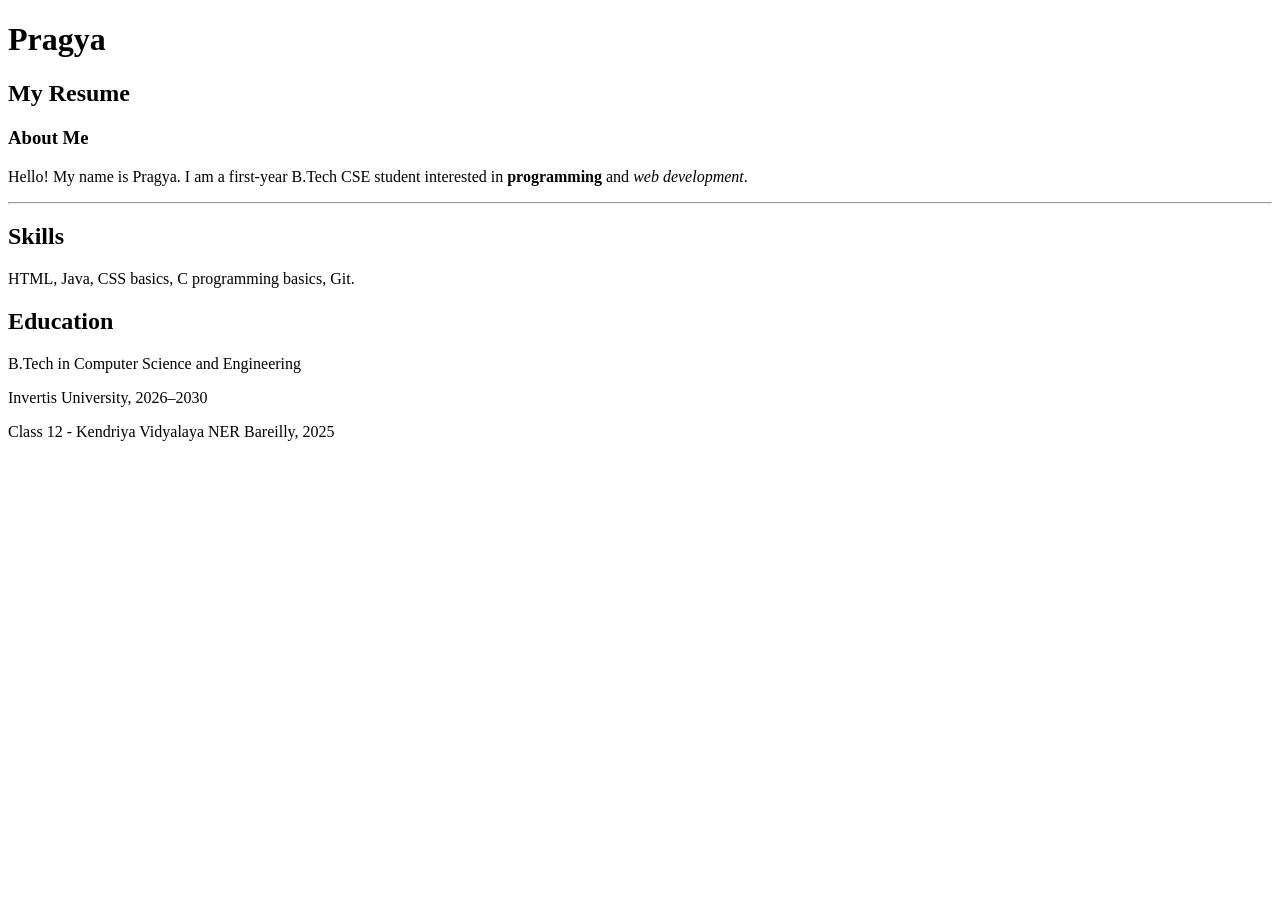
<file: week1/index.html>
<!DOCTYPE html>
<html lang="en">
<head>
    <meta charset="UTF-8">
    <title>My Resume</title>
</head>
<body>
    <h1>Pragya</h1>
    <h2>My Resume</h2>
    <h3>About Me</h3>
    <p>
    Hello! My name is Pragya. I am a first-year
    B.Tech CSE student interested in
    <strong>programming</strong> and
    <em>web development</em>.
</p>

<hr>
<!-- Skills and education section -->
<div id="skills" class="resume-section">
    <h2>Skills</h2>
    <p>HTML, Java, CSS basics, C programming basics, Git.</p>
</div>

<div id="education" class="resume-section">
    <h2>Education</h2>
    <p>B.Tech in Computer Science and Engineering</p>
    <p>Invertis University, 2026–2030</p>
    <p>Class 12 - Kendriya Vidyalaya NER Bareilly, 2025</p>
</div>
</body>
</html>
</file>
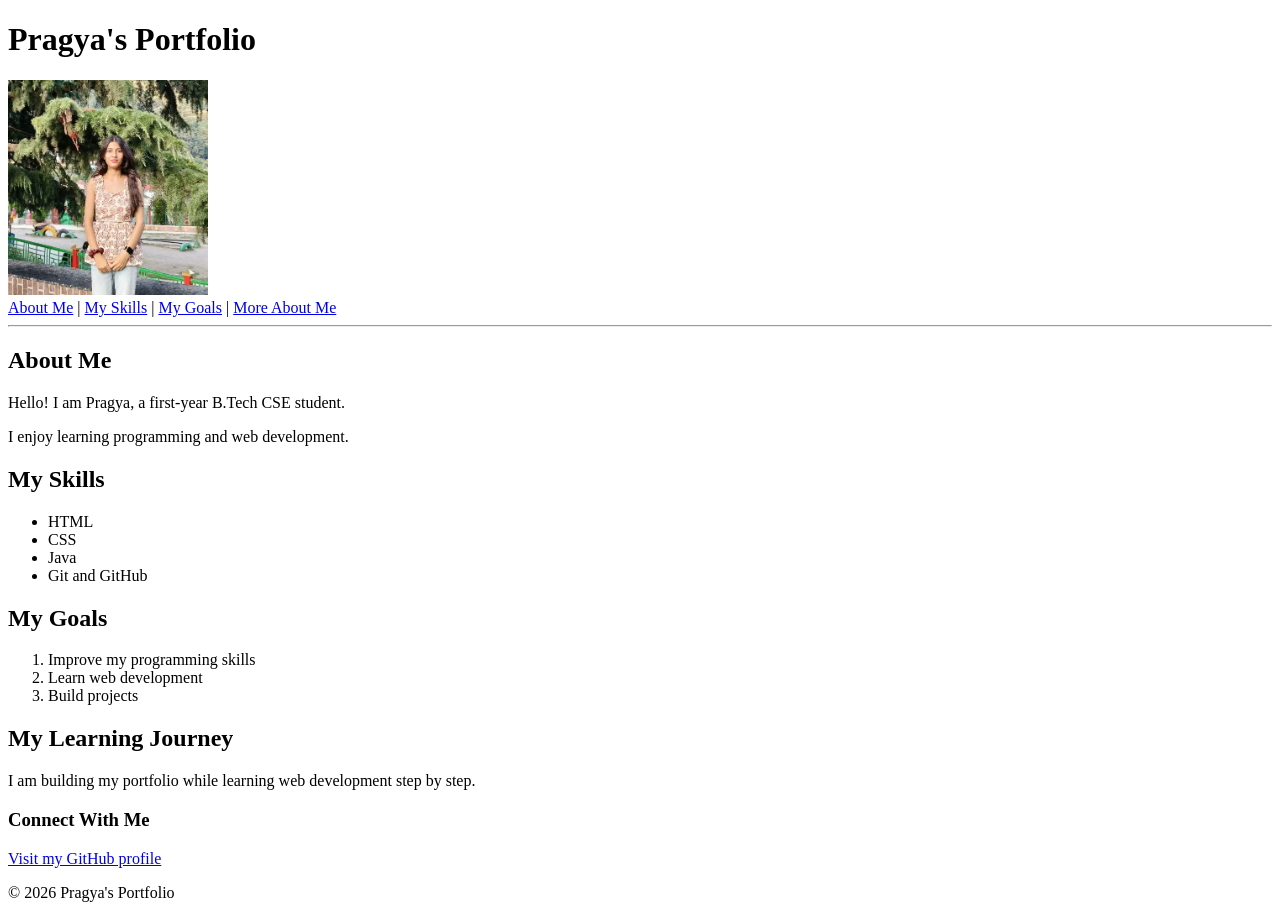
<file: week3/index.html>
<!DOCTYPE html>
<html lang="en">
<head>
    <meta charset="UTF-8">
    <meta name="viewport" content="width=device-width, initial-scale=1.0">
    <title>Pragya's Portfolio</title>
</head>
<body>

    <header>
        <h1>Pragya's Portfolio</h1>

        <img src="profile.jpg" alt="My profile photo" width="200">

        <nav>
            <a href="#about">About Me</a> |
            <a href="#skills">My Skills</a> |
            <a href="#goals">My Goals</a> |
            <a href="about.html">More About Me</a>
        </nav>
    </header>

    <hr>

    <main>
        <section id="about">
            <h2>About Me</h2>
            <p>Hello! I am Pragya, a first-year B.Tech CSE student.</p>
            <p>I enjoy learning programming and web development.</p>
        </section>

        <section id="skills">
            <h2>My Skills</h2>
            <ul>
                <li>HTML</li>
                <li>CSS</li>
                <li>Java</li>
                <li>Git and GitHub</li>
            </ul>
        </section>

        <section id="goals">
            <h2>My Goals</h2>
            <ol>
                <li>Improve my programming skills</li>
                <li>Learn web development</li>
                <li>Build projects</li>
            </ol>
        </section>

        <article>
            <h2>My Learning Journey</h2>
            <p>I am building my portfolio while learning web development step by step.</p>
        </article>

        <aside>
            <h3>Connect With Me</h3>
            <p>
                <a href="https://github.com/pragyacodex" target="_blank">
                    Visit my GitHub profile
                </a>
            </p>
        </aside>
    </main>

    <footer>
        <p>&copy; 2026 Pragya's Portfolio</p>
    </footer>

</body>
</html>
</file>
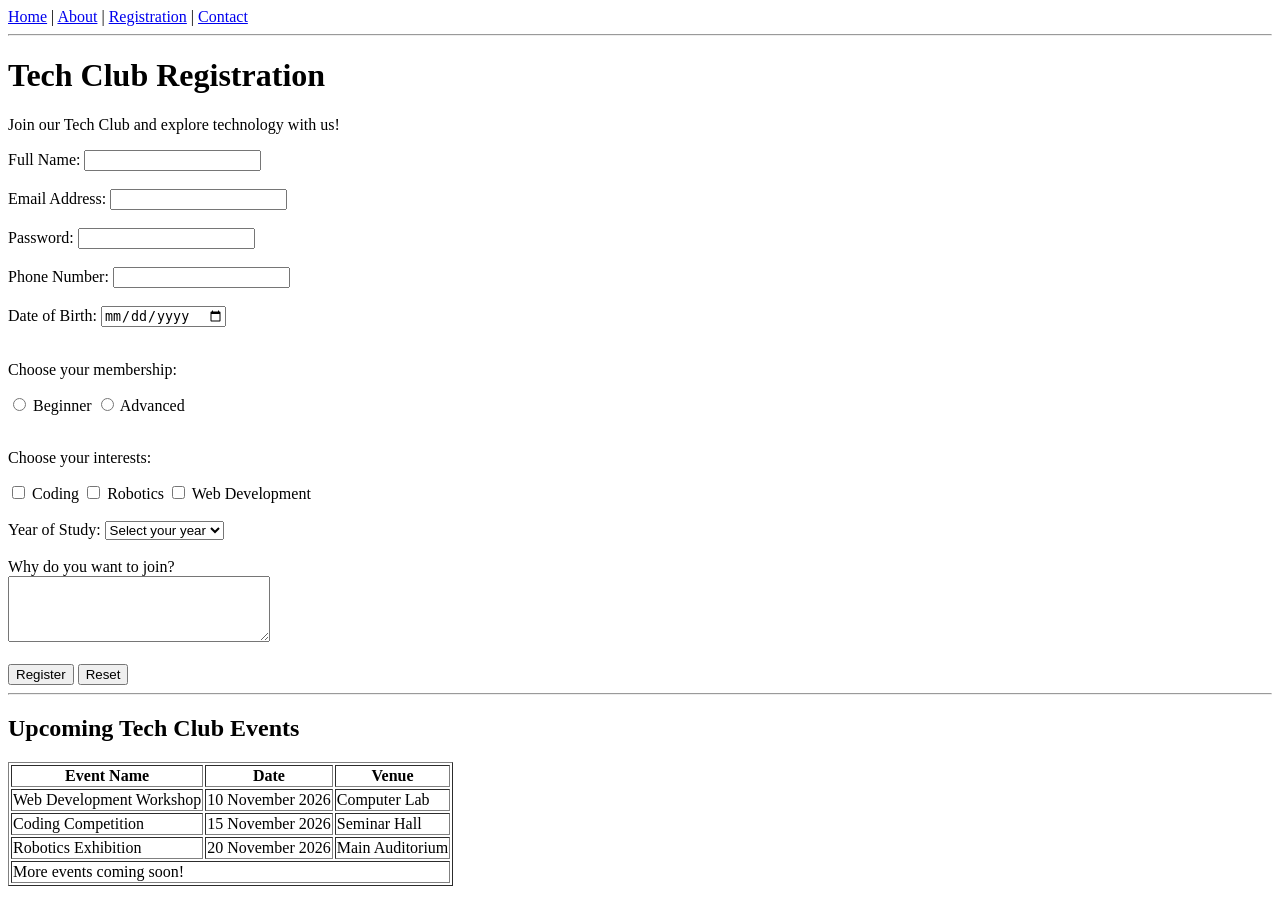
<file: week4/index.html>
<!DOCTYPE html>
<html lang="en">

<head>
    <meta charset="UTF-8">
    <meta name="viewport" content="width=device-width, initial-scale=1.0">
    <meta name="description" content="Register for the Tech Club to explore coding, robotics, and web development.">
    <meta name="keywords" content="Tech Club, coding, robotics, web development">
    <meta name="author" content="Pragya">
    <title>Tech Club Registration</title>
    <link rel="icon" type="image/svg+xml" href="favicon.svg">
</head>

<body>
    
    <nav>
        <a href="home.html">Home</a> |
        <a href="about.html">About</a> |
        <a href="index.html">Registration</a> |
        <a href="contact.html">Contact</a>
    </nav>

    <hr>


    <h1>Tech Club Registration</h1>

    <p>Join our Tech Club and explore technology with us!</p>

    
<form>
    <label for="name">Full Name:</label>
    <input type="text" id="name" name="name" required>

    <br><br>

    <label for="email">Email Address:</label>
    <input type="email" id="email" name="email" required>

    <br><br>

    <label for="password">Password:</label>
    <input type="password" id="password" name="password" required>

    <br><br>

    <label for="phone">Phone Number:</label>
    <input type="tel" id="phone" name="phone">

    <br><br>

    <label for="dob">Date of Birth:</label>
    <input type="date" id="dob" name="dob">

    <br><br>

    <p>Choose your membership:</p>
    <input type="radio" id="beginner" name="membership" value="beginner">
    <label for="beginner">Beginner</label>

    <input type="radio" id="advanced" name="membership" value="advanced">
    <label for="advanced">Advanced</label>

    <br><br>

    <p>Choose your interests:</p>
    <input type="checkbox" id="coding" name="interests" value="coding">
    <label for="coding">Coding</label>

    <input type="checkbox" id="robotics" name="interests" value="robotics">
    <label for="robotics">Robotics</label>

    <input type="checkbox" id="web" name="interests" value="web-development">
    <label for="web">Web Development</label>

    <br><br>

    <label for="year">Year of Study:</label>
    <select id="year" name="year">
        <option value="">Select your year</option>
        <option value="1">First Year</option>
        <option value="2">Second Year</option>
        <option value="3">Third Year</option>
        <option value="4">Fourth Year</option>
    </select>

    <br><br>

    <label for="reason">Why do you want to join?</label>
    <br>
    <textarea id="reason" name="reason" rows="4" cols="30"></textarea>

    <br><br>

    <button type="submit">Register</button>
    <button type="reset">Reset</button>
</form>

<hr>

<h2>Upcoming Tech Club Events</h2>

<table border="1">
    <thead>
        <tr>
            <th>Event Name</th>
            <th>Date</th>
            <th>Venue</th>
        </tr>
    </thead>

    <tbody>
        <tr>
            <td>Web Development Workshop</td>
            <td>10 November 2026</td>
            <td>Computer Lab</td>
        </tr>

        <tr>
            <td>Coding Competition</td>
            <td>15 November 2026</td>
            <td>Seminar Hall</td>
        </tr>

        <tr>
            <td>Robotics Exhibition</td>
            <td>20 November 2026</td>
            <td>Main Auditorium</td>
        </tr>
    </tbody>

    <tfoot>
        <tr>
            <td colspan="3">More events coming soon!</td>
        </tr>
    </tfoot>
</table>


        

</body>
</html>
</file>
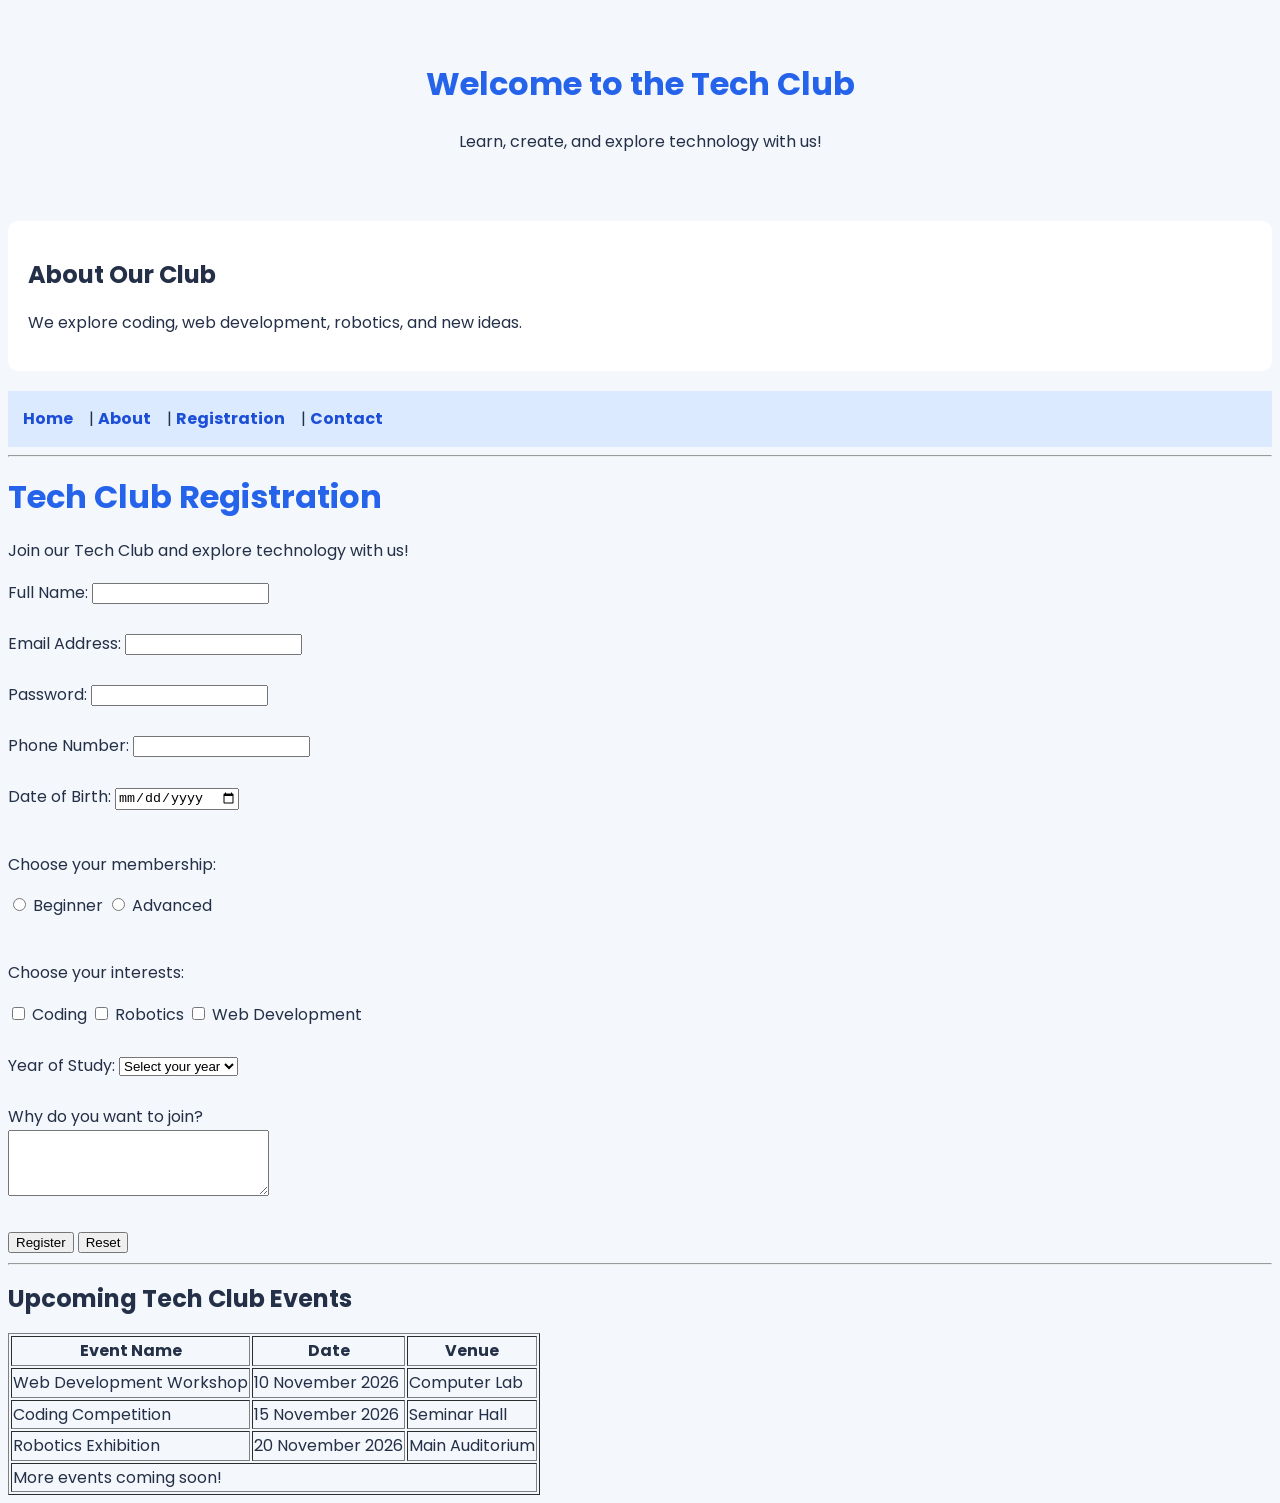
<file: week5/index.html>
<!DOCTYPE html>
<html lang="en">

<head>
    <meta charset="UTF-8">
    <meta name="viewport" content="width=device-width, initial-scale=1.0">
    <meta name="description" content="Register for the Tech Club to explore coding, robotics, and web development.">
    <meta name="keywords" content="Tech Club, coding, robotics, web development">
    <meta name="author" content="Pragya">
    <title>Tech Club Registration</title>
    <link rel="icon" type="image/svg+xml" href="favicon.svg">
    
    <link href="https://fonts.googleapis.com/css2?family=Poppins:wght@400;600;700&display=swap" rel="stylesheet">

    
    <style>
       
        :root {
            --primary-color: #2563eb;
            --secondary-color: #dbeafe;
            --background-color: #f4f7fb;
            --text-color: #243047;
            --card-color: #ffffff;
            --spacing: 20px;
        }

        body {
            background-color: #f4f7fb;
            color: #243047;
            font-family: Arial, sans-serif;
        }

        h1 {
            color: #2563eb;
        }

        nav {
            background-color: #dbeafe;
            padding: 15px;
        }

        nav a {
            color: #1d4ed8;
            text-decoration: none;
            margin-right: 12px;
            font-weight: bold;
        }
        
        /* Universal selector */
        * {
            box-sizing: border-box;
        }

        /* Element selector */
        h1 {
            font-size: 32px;
        }

        /* Class selector */
        .card {
            background-color: white;
            padding: 20px;
            border-radius: 10px;
            margin: 20px 0;
        }

        /* ID selector */
        #hero {
            text-align: center;
            padding: 30px 15px;
        }
        
        body {
            font-family: 'Poppins', Arial, sans-serif;
            font-size: 16px;
            line-height: 1.6;
        }

        h1, h2 {
            font-family: 'Poppins', Arial, sans-serif;
            line-height: 1.2;
        }

        p {
            font-size: 16px;
        }


    </style>

</head>

<body>
    
    <section id="hero">
        <h1>Welcome to the Tech Club</h1>
        <p>Learn, create, and explore technology with us!</p>
    </section>

    <section class="card">
        <h2>About Our Club</h2>
        <p>We explore coding, web development, robotics, and new ideas.</p>
    </section>

    
    <nav>
        <a href="home.html">Home</a> |
        <a href="about.html">About</a> |
        <a href="index.html">Registration</a> |
        <a href="contact.html">Contact</a>
    </nav>

    <hr>


    <h1>Tech Club Registration</h1>

    <p>Join our Tech Club and explore technology with us!</p>

    
<form>
    <label for="name">Full Name:</label>
    <input type="text" id="name" name="name" required>

    <br><br>

    <label for="email">Email Address:</label>
    <input type="email" id="email" name="email" required>

    <br><br>

    <label for="password">Password:</label>
    <input type="password" id="password" name="password" required>

    <br><br>

    <label for="phone">Phone Number:</label>
    <input type="tel" id="phone" name="phone">

    <br><br>

    <label for="dob">Date of Birth:</label>
    <input type="date" id="dob" name="dob">

    <br><br>

    <p>Choose your membership:</p>
    <input type="radio" id="beginner" name="membership" value="beginner">
    <label for="beginner">Beginner</label>

    <input type="radio" id="advanced" name="membership" value="advanced">
    <label for="advanced">Advanced</label>

    <br><br>

    <p>Choose your interests:</p>
    <input type="checkbox" id="coding" name="interests" value="coding">
    <label for="coding">Coding</label>

    <input type="checkbox" id="robotics" name="interests" value="robotics">
    <label for="robotics">Robotics</label>

    <input type="checkbox" id="web" name="interests" value="web-development">
    <label for="web">Web Development</label>

    <br><br>

    <label for="year">Year of Study:</label>
    <select id="year" name="year">
        <option value="">Select your year</option>
        <option value="1">First Year</option>
        <option value="2">Second Year</option>
        <option value="3">Third Year</option>
        <option value="4">Fourth Year</option>
    </select>

    <br><br>

    <label for="reason">Why do you want to join?</label>
    <br>
    <textarea id="reason" name="reason" rows="4" cols="30"></textarea>

    <br><br>

    <button type="submit">Register</button>
    <button type="reset">Reset</button>
</form>

<hr>

<h2>Upcoming Tech Club Events</h2>

<table border="1">
    <thead>
        <tr>
            <th>Event Name</th>
            <th>Date</th>
            <th>Venue</th>
        </tr>
    </thead>

    <tbody>
        <tr>
            <td>Web Development Workshop</td>
            <td>10 November 2026</td>
            <td>Computer Lab</td>
        </tr>

        <tr>
            <td>Coding Competition</td>
            <td>15 November 2026</td>
            <td>Seminar Hall</td>
        </tr>

        <tr>
            <td>Robotics Exhibition</td>
            <td>20 November 2026</td>
            <td>Main Auditorium</td>
        </tr>
    </tbody>

    <tfoot>
        <tr>
            <td colspan="3">More events coming soon!</td>
        </tr>
    </tfoot>
</table>


        

</body>
</html>
</file>
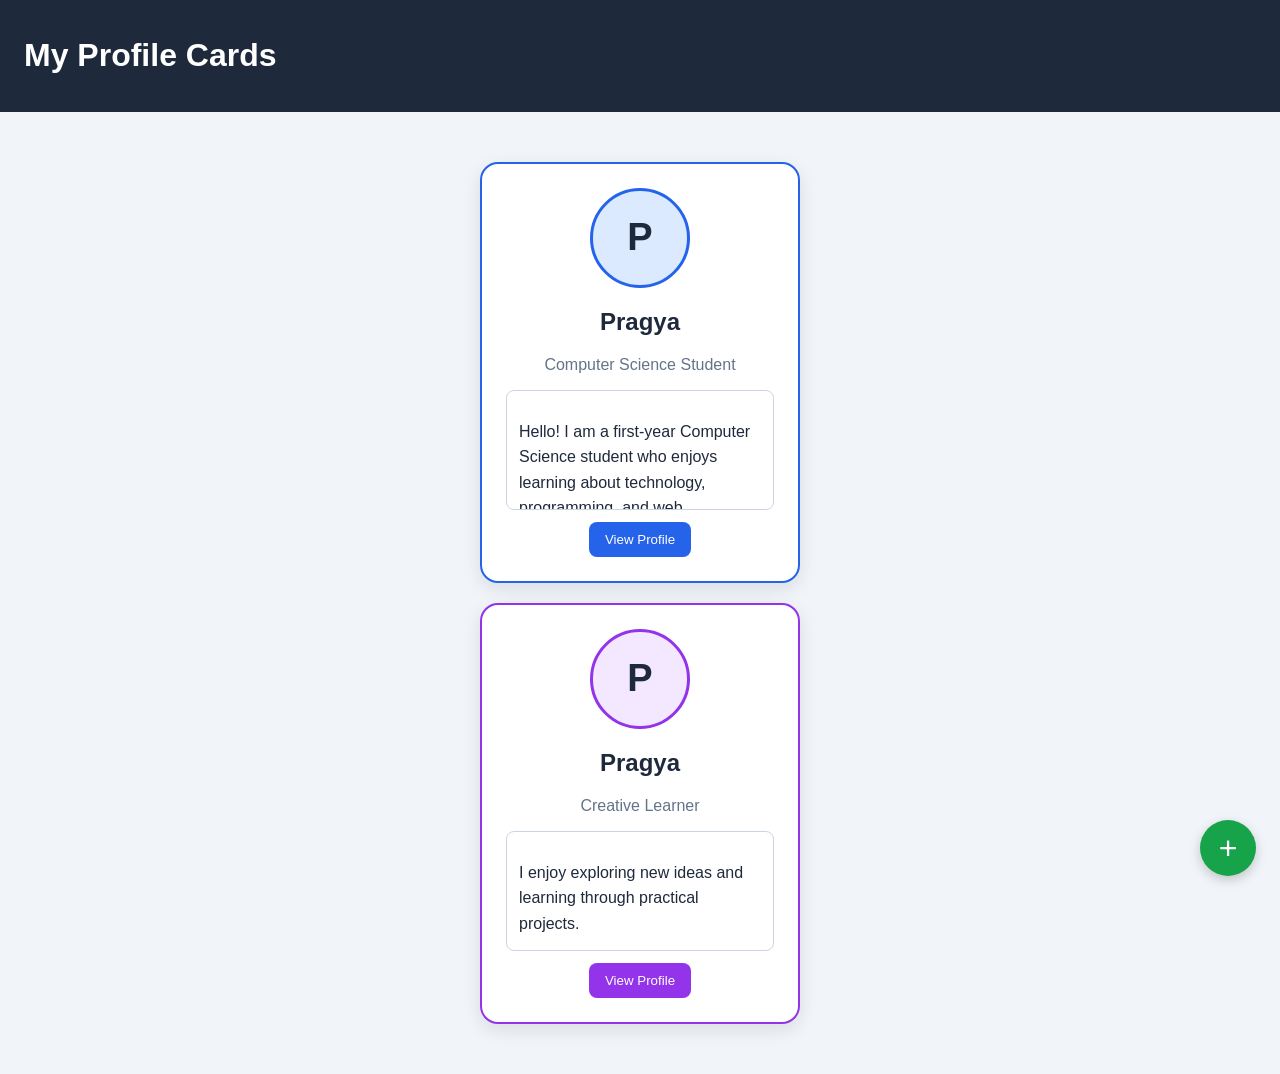
<file: week6/index.html>
<!DOCTYPE html>
<html lang="en">
<head>
    <meta charset="UTF-8">
    <meta name="viewport" content="width=device-width, initial-scale=1.0">
    <title>Week 6 - Profile Cards</title>
    <link rel="stylesheet" href="style.css">
</head>
<body>

    <header class="top-bar">
        <h1>My Profile Cards</h1>
    </header>

    <main class="profile-container">

     <section class="profile-card blue-card">
            <div class="avatar">P</div>
            <h2>Pragya</h2>
            <p class="role">Computer Science Student</p>

            <div class="bio">
                <p>Hello! I am a first-year Computer Science student who enjoys learning about technology, programming, and web development.</p>
                <p>I am currently exploring HTML, CSS, Java, and Git. I enjoy learning new skills and building small projects to improve my understanding.</p>
                <p>My goal is to become a confident developer by practising consistently and working on creative projects.</p>
                <p>Outside academics, I enjoy playing basketball, spending time with friends, and discovering new things.</p>
            </div>

            <button class="profile-button" type="button">View Profile</button>
        </section>

<section class="profile-card purple-card">
    <div class="avatar">P</div>
    <h2>Pragya</h2>
    <p class="role">Creative Learner</p>

    <div class="bio">
        <p>I enjoy exploring new ideas and learning through practical projects.</p>
        <p>I am interested in web design, programming, and technology.</p>
        <p>I believe consistent practice helps me improve step by step.</p>
        <p>Outside academics, I enjoy basketball and spending time with friends.</p>
    </div>

    <button class="profile-button" type="button">View Profile</button>
</section>

    </main>

    <button class="floating-button" type="button" aria-label="Add profile">+</button>

</body>
</html>
</file>
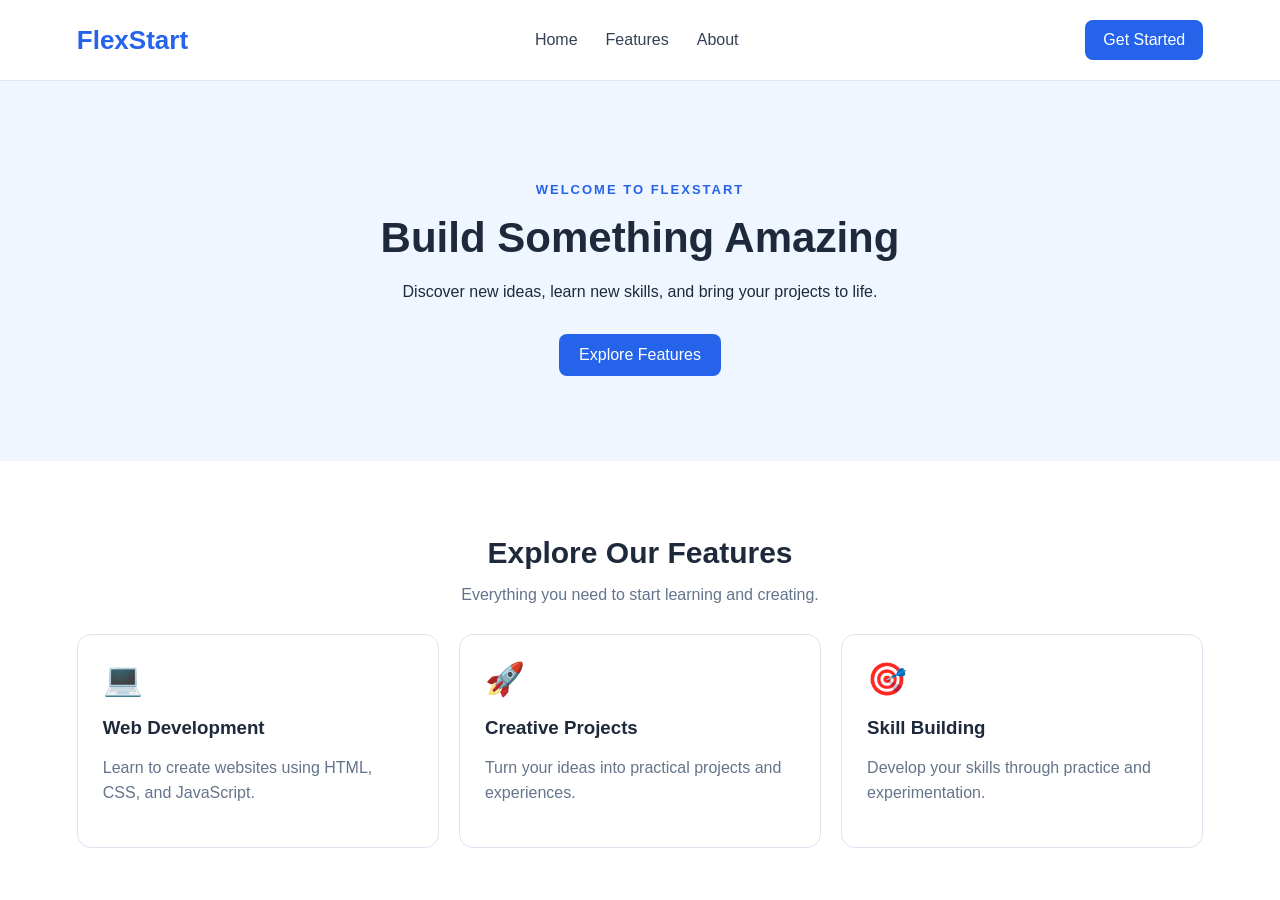
<file: week7/index.html>
<!DOCTYPE html>
<html lang="en">
<head>
    <meta charset="UTF-8">
    <meta name="viewport" content="width=device-width, initial-scale=1.0">
    <title>FlexStart - Landing Page</title>
    <link rel="stylesheet" href="style.css">
</head>
<body>

    <header class="navbar">
        <a href="#" class="logo">FlexStart</a>

        <nav class="nav-links">
            <a href="#home">Home</a>
            <a href="#features">Features</a>
            <a href="#about">About</a>
        </nav>

        <a href="#features" class="nav-button">Get Started</a>
    </header>

    <section class="hero" id="home">
        <div class="hero-content">
            <p class="eyebrow">WELCOME TO FLEXSTART</p>
            <h1>Build Something Amazing</h1>
            <p>Discover new ideas, learn new skills, and bring your projects to life.</p>
            <a href="#features" class="hero-button">Explore Features</a>
        </div>
    </section>

    <section class="features" id="features">
        <h2>Explore Our Features</h2>
        <p class="features-intro">Everything you need to start learning and creating.</p>

        <div class="card-container">
            <article class="feature-card">
                <div class="card-icon">💻</div>
                <h3>Web Development</h3>
                <p>Learn to create websites using HTML, CSS, and JavaScript.</p>
            </article>

            <article class="feature-card">
                <div class="card-icon">🚀</div>
                <h3>Creative Projects</h3>
                <p>Turn your ideas into practical projects and experiences.</p>
            </article>

            <article class="feature-card">
                <div class="card-icon">🎯</div>
                <h3>Skill Building</h3>
                <p>Develop your skills through practice and experimentation.</p>
            </article>
        </div>
    </section>

</body>
</html>
</file>
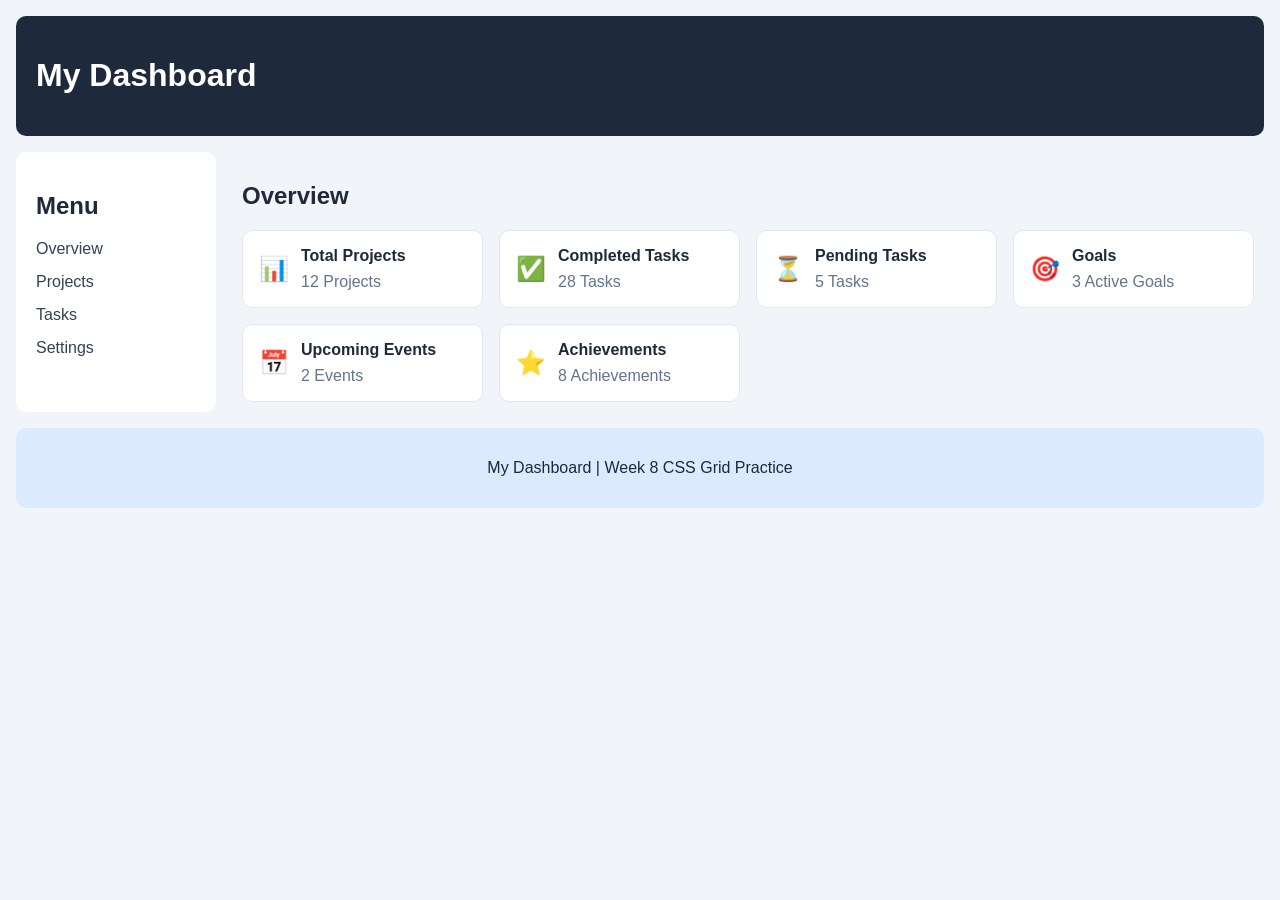
<file: week8/index.html>
<!DOCTYPE html>
<html lang="en">
<head>
    <meta charset="UTF-8">
    <meta name="viewport" content="width=device-width, initial-scale=1.0">
    <title>Week 8 - Dashboard</title>
    <link rel="stylesheet" href="style.css">
</head>
<body>

    <div class="dashboard">

        <header class="head">
            <h1>My Dashboard</h1>
        </header>

        <aside class="side">
            <h2>Menu</h2>
            <nav>
                <a href="#">Overview</a>
                <a href="#">Projects</a>
                <a href="#">Tasks</a>
                <a href="#">Settings</a>
            </nav>
        </aside>

        <main class="main">
            <h2>Overview</h2>

            <div class="box-container">
           <article class="dashboard-box">
    <span class="icon">📊</span>
    <div class="box-content">
        <h3>Total Projects</h3>
        <p>12 Projects</p>
    </div>
</article>

                <article class="dashboard-box">
                    <span class="icon">✅</span>
                      <div class="box-content">
                    <h3>Completed Tasks</h3>
                    <p>28 Tasks</p>
                    </div>
                </article>

                <article class="dashboard-box">
                    <span class="icon">⏳</span>
                    <div class="box-content">
                        <h3>Pending Tasks</h3>
                        <p>5 Tasks</p>
                    </div>
                </article>

                <article class="dashboard-box">
                    <span class="icon">🎯</span>
                    <div class="box-content">
                        <h3>Goals</h3>
                        <p>3 Active Goals</p>
                    </div>
                </article>

                <article class="dashboard-box">
                    <span class="icon">📅</span>
                    <div class="box-content">
                        <h3>Upcoming Events</h3>
                        <p>2 Events</p>
                    </div>
                </article>

                <article class="dashboard-box">
                    <span class="icon">⭐</span>
                    <div class="box-content">
                        <h3>Achievements</h3>
                        <p>8 Achievements</p>
                    </div>
                </article>
            </div>
        </main>

        <footer class="foot">
            <p>My Dashboard | Week 8 CSS Grid Practice</p>
        </footer>

    </div>

</body>
</html>
</file>
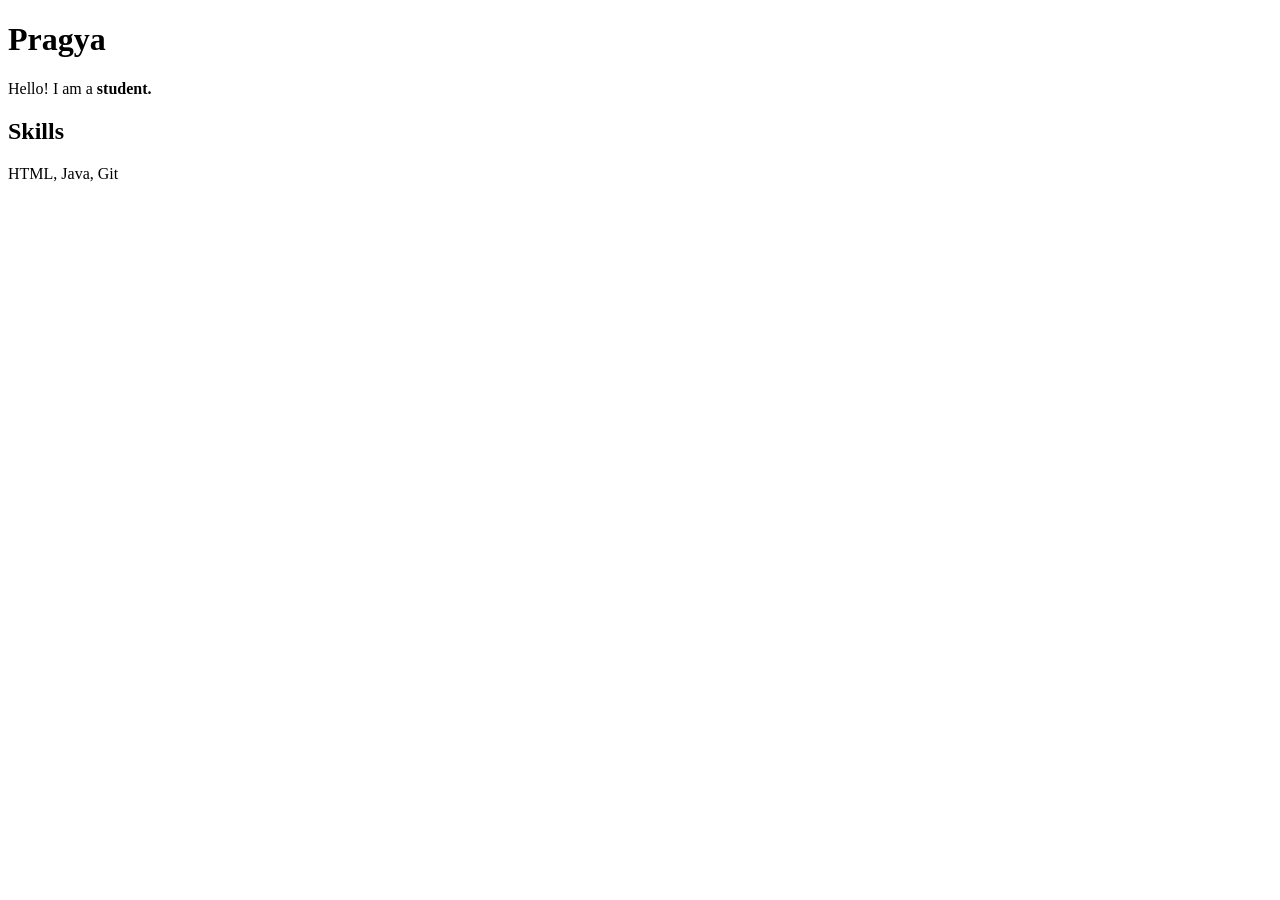
<file: week1/broken.html>
<!DOCTYPE html>
<html lang="en">
<head>
    <meta charset="UTF-8">
    <title>My Resume</title>
</head>
<body>
    <h1>Pragya</h1>
    <p>Hello! I am a <strong>student.</strong></p>
    <div id="skills" class="resume-section">
        <h2>Skills</h2>
        <p>HTML, Java, Git</p>
    </div>
</body>
</html>
</file>
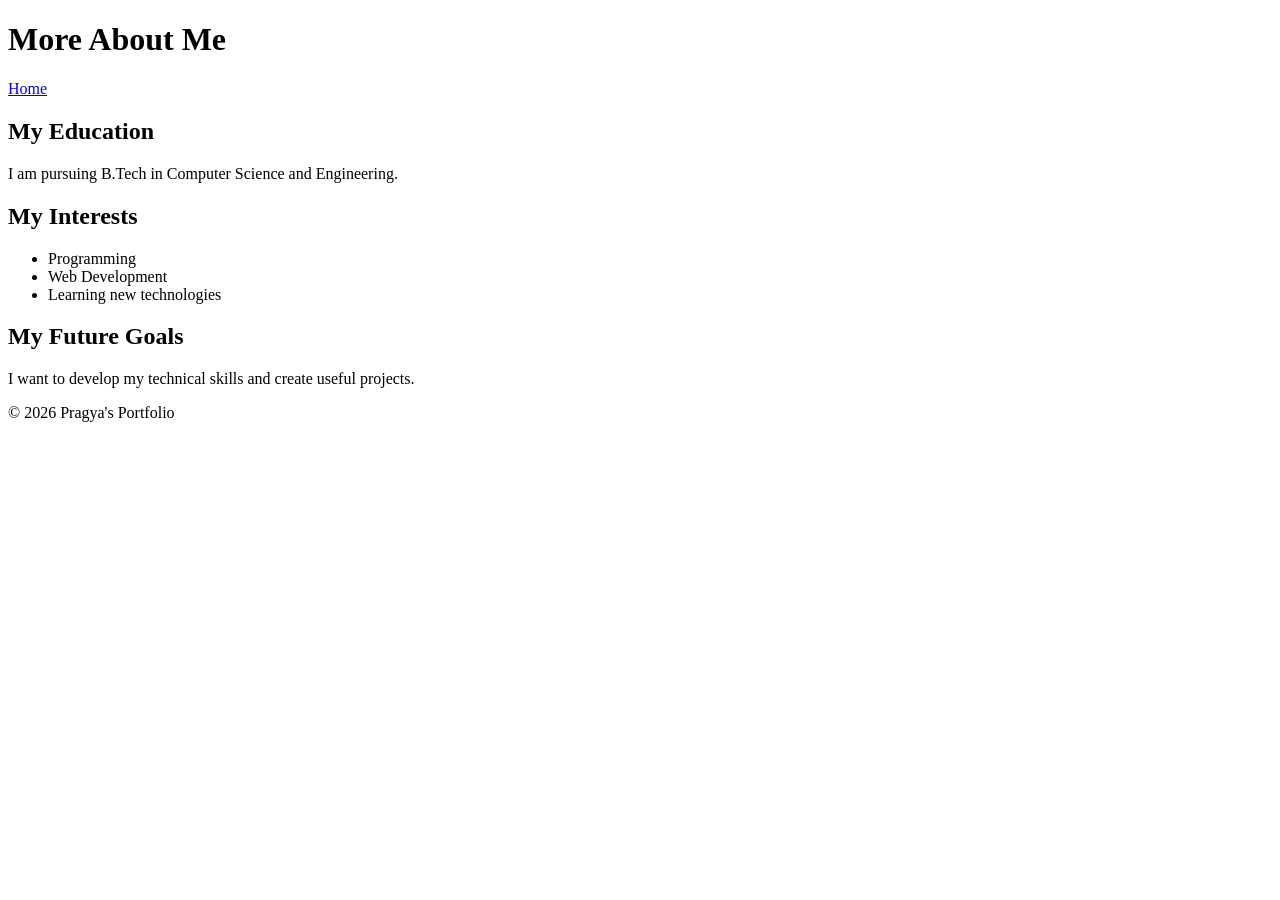
<file: week3/about.html>
<!DOCTYPE html>
<html lang="en">
<head>
    <meta charset="UTF-8">
    <meta name="viewport" content="width=device-width, initial-scale=1.0">
    <title>About Me - Pragya</title>
</head>
<body>

    <header>
        <h1>More About Me</h1>

        <nav>
            <a href="index.html">Home</a>
        </nav>
    </header>

    <main>
        <section>
            <h2>My Education</h2>
            <p>I am pursuing B.Tech in Computer Science and Engineering.</p>
        </section>

        <section>
            <h2>My Interests</h2>
            <ul>
                <li>Programming</li>
                <li>Web Development</li>
                <li>Learning new technologies</li>
            </ul>
        </section>

        <section>
            <h2>My Future Goals</h2>
            <p>I want to develop my technical skills and create useful projects.</p>
        </section>
    </main>

    <footer>
        <p>&copy; 2026 Pragya's Portfolio</p>
    </footer>

</body>
</html>
</file>
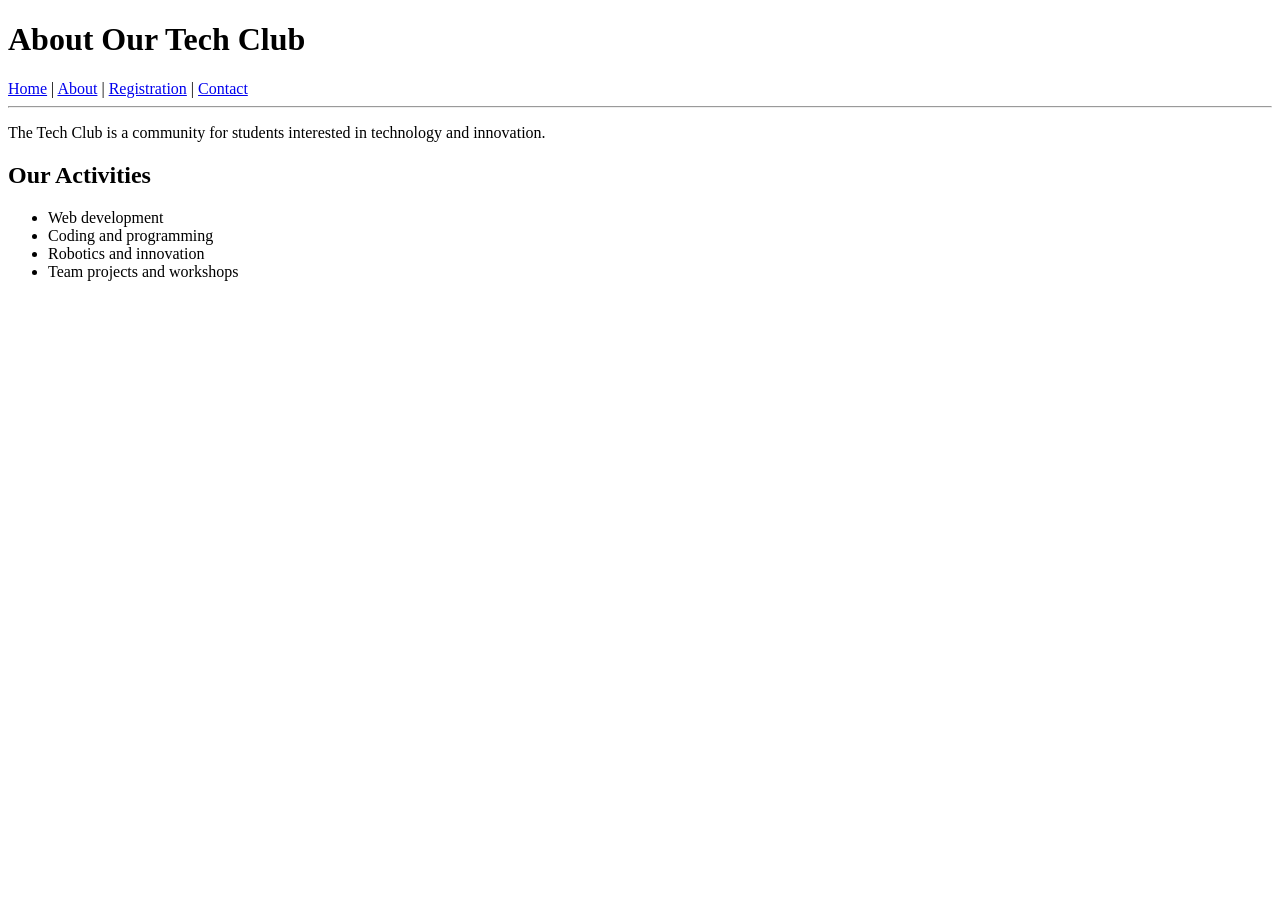
<file: week4/about.html>
<!DOCTYPE html>
<html lang="en">
<head>
    <meta charset="UTF-8">
    <meta name="viewport" content="width=device-width, initial-scale=1.0">
    <meta name="description" content="Learn about the Tech Club.">
    <title>About | Tech Club</title>
    <link rel="icon" type="image/svg+xml" href="favicon.svg">
</head>
<body>

    <h1>About Our Tech Club</h1>

    <nav>
        <a href="home.html">Home</a> |
        <a href="about.html">About</a> |
        <a href="index.html">Registration</a> |
        <a href="contact.html">Contact</a>
    </nav>

    <hr>

    <p>The Tech Club is a community for students interested in technology and innovation.</p>
    <h2>Our Activities</h2>
    <ul>
        <li>Web development</li>
        <li>Coding and programming</li>
        <li>Robotics and innovation</li>
        <li>Team projects and workshops</li>
    </ul>

</body>
</html>
</file>
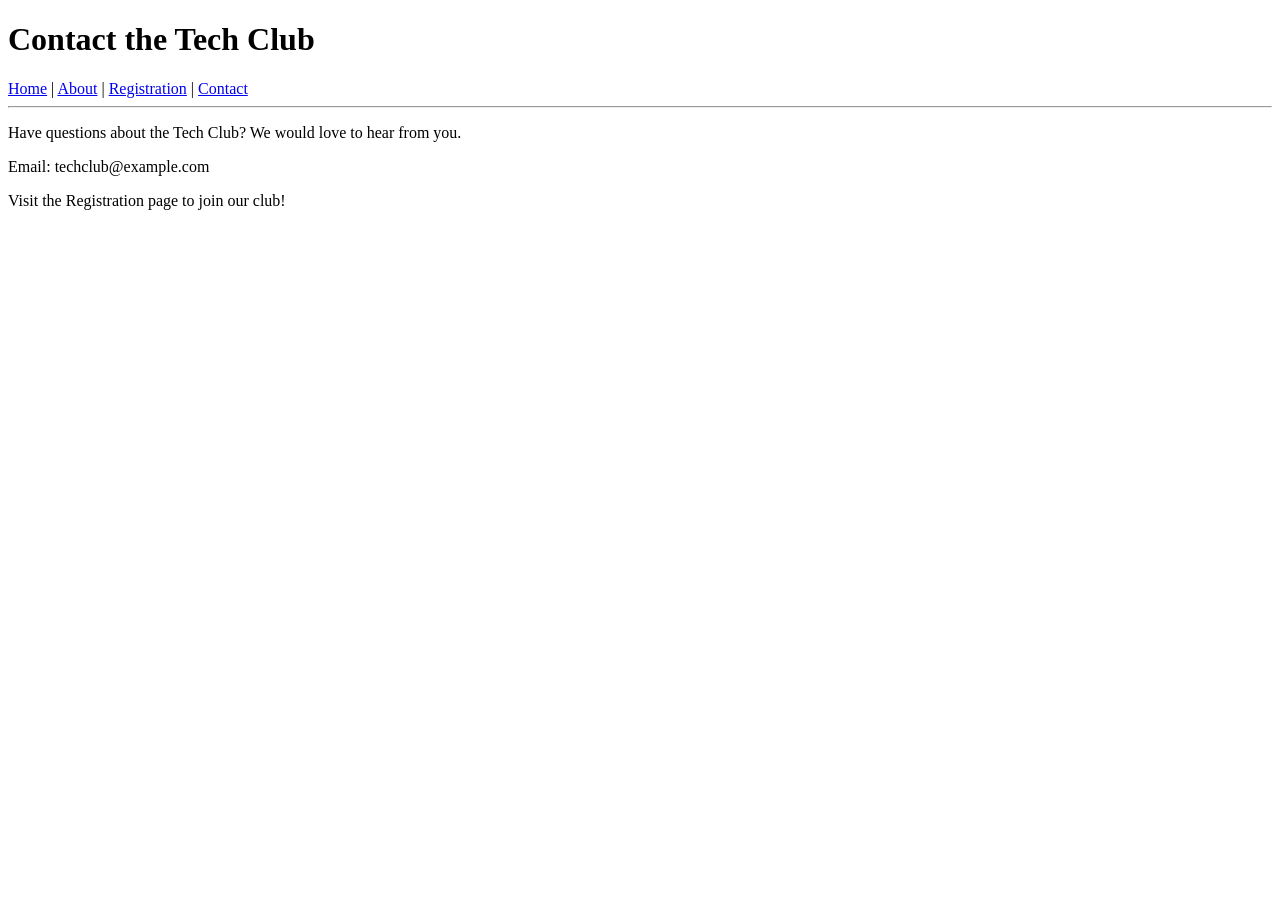
<file: week4/contact.html>
<!DOCTYPE html>
<html lang="en">
<head>
    <meta charset="UTF-8">
    <meta name="viewport" content="width=device-width, initial-scale=1.0">
    <meta name="description" content="Contact the Tech Club.">
    <title>Contact | Tech Club</title>
    <link rel="icon" type="image/svg+xml" href="favicon.svg">
</head>
<body>

    <h1>Contact the Tech Club</h1>

    <nav>
        <a href="home.html">Home</a> |
        <a href="about.html">About</a> |
        <a href="index.html">Registration</a> |
        <a href="contact.html">Contact</a>
    </nav>

    <hr>

    <p>Have questions about the Tech Club? We would love to hear from you.</p>
    <p>Email: techclub@example.com</p>
    <p>Visit the Registration page to join our club!</p>

</body>
</html>
</file>
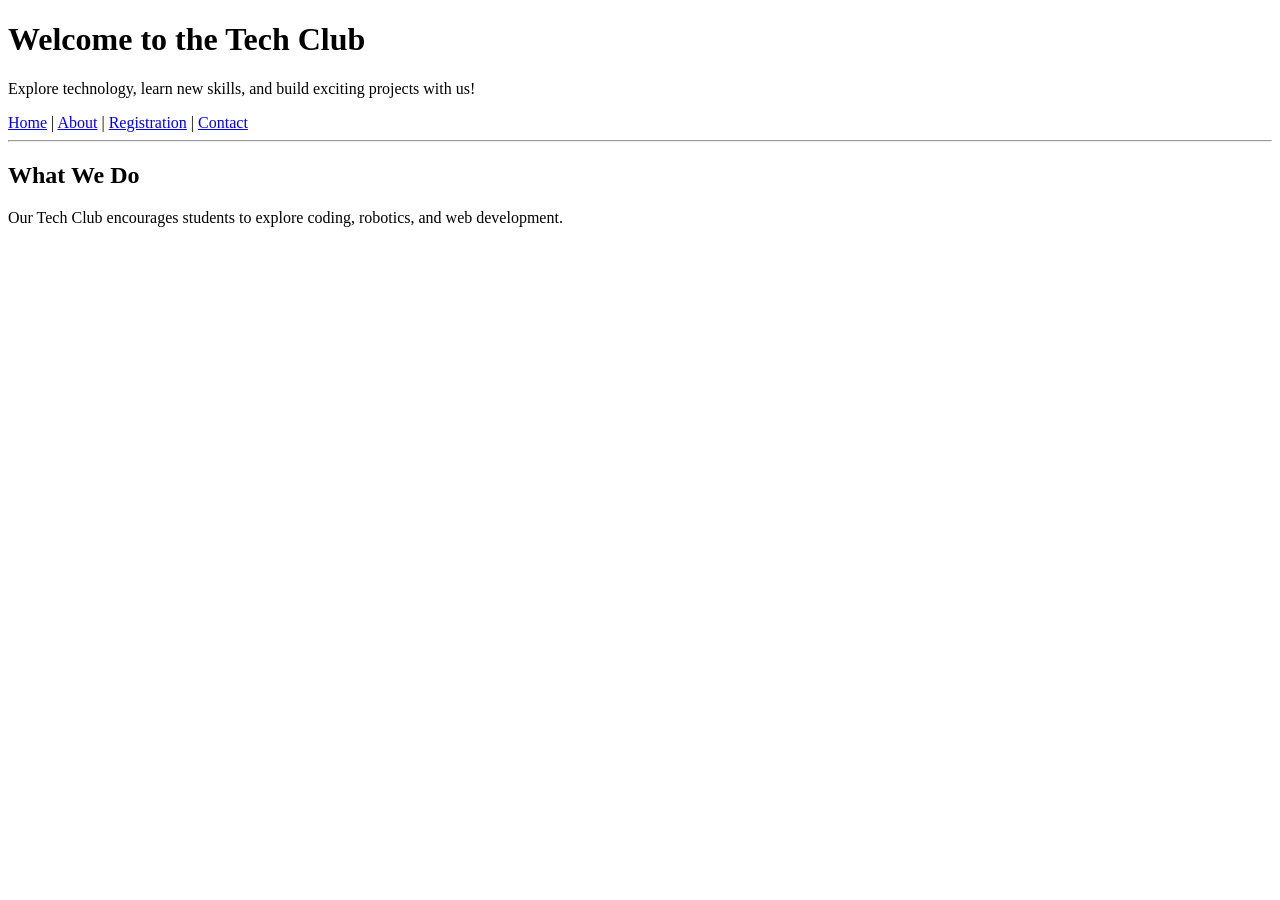
<file: week4/home.html>
<!DOCTYPE html>
<html lang="en">
<head>
    <meta charset="UTF-8">
    <meta name="viewport" content="width=device-width, initial-scale=1.0">
    <meta name="description" content="Welcome to the Tech Club.">
    <title>Home | Tech Club</title>
    <link rel="icon" type="image/svg+xml" href="favicon.svg">
</head>
<body>

    <h1>Welcome to the Tech Club</h1>
    <p>Explore technology, learn new skills, and build exciting projects with us!</p>

    <nav>
        <a href="home.html">Home</a> |
        <a href="about.html">About</a> |
        <a href="index.html">Registration</a> |
        <a href="contact.html">Contact</a>
    </nav>

    <hr>

    <h2>What We Do</h2>
    <p>Our Tech Club encourages students to explore coding, robotics, and web development.</p>

</body>
</html>
</file>
<file: week6/style.css>
/* Task 6.1: Box model basics */

* {
    box-sizing: border-box;
}

body {
    margin: 0;
    font-family: Arial, sans-serif;
    background-color: #f1f5f9;
    color: #1e293b;
}

.top-bar {
    background-color: #1e293b;
    color: white;
    padding: 16px 24px;
}

.profile-container {
    padding: 30px;
}

.profile-card {
    width: 320px;
    margin: 20px auto;
    padding: 24px;
    border: 2px solid #cbd5e1;
    background-color: white;
}

.avatar {
    width: 100px;
    height: 100px;
    margin: 0 auto 16px;
    border: 3px solid #64748b;
    background-color: #dbeafe;
}

.bio {
    padding: 12px;
    border: 1px solid #cbd5e1;
}

.profile-button {
    padding: 10px 16px;
    margin-top: 12px;
}

/* Task 6.2: Profile card styling */

.profile-card {
    text-align: center;
    border-radius: 18px;
    box-shadow: 0 6px 18px rgba(15, 23, 42, 0.10);
}

.avatar {
    display: flex;
    align-items: center;
    justify-content: center;
    border-radius: 50%;
    font-size: 38px;
    font-weight: bold;
}

.role {
    color: #64748b;
    margin-top: 4px;
}

.profile-button {
    background-color: #2563eb;
    color: white;
    border: none;
    border-radius: 8px;
    cursor: pointer;
}

/* Blue colour version */

.profile-card.blue-card {
    border-color: #2563eb;
}

.profile-card.blue-card .avatar {
    background-color: #dbeafe;
    border-color: #2563eb;
}

/* Purple colour version */

.profile-card.purple-card {
    border-color: #9333ea;
}

.profile-card.purple-card .avatar {
    background-color: #f3e8ff;
    border-color: #9333ea;
}

.profile-card.purple-card .profile-button {
    background-color: #9333ea;
}

/* Task 6.3: Scrollable bio */

.bio {
    height: 120px;
    overflow: auto;
    text-align: left;
    line-height: 1.6;
    border-radius: 8px;
    padding: 12px;
}

/* Task 6.4: Sticky header and fixed button */

.top-bar {
    position: sticky;
    top: 0;
    z-index: 100;
}

.floating-button {
    position: fixed;
    right: 24px;
    bottom: 24px;
    width: 56px;
    height: 56px;
    border: none;
    border-radius: 50%;
    background-color: #16a34a;
    color: white;
    font-size: 32px;
    cursor: pointer;
    z-index: 200;
    box-shadow: 0 4px 12px rgba(0, 0, 0, 0.2);
}
</file>
<file: week7/style.css>
/* Task 7.1: Flexbox navigation bar */

* {
    box-sizing: border-box;
}

body {
    margin: 0;
    font-family: Arial, sans-serif;
    color: #1e293b;
}

.navbar {
    display: flex;
    justify-content: space-between;
    align-items: center;
    padding: 20px 6%;
    background-color: #ffffff;
    border-bottom: 1px solid #e2e8f0;
}

.logo {
    font-size: 26px;
    font-weight: bold;
    color: #2563eb;
    text-decoration: none;
}

.nav-links {
    display: flex;
    align-items: center;
    gap: 28px;
}

.nav-links a {
    color: #334155;
    text-decoration: none;
}

.nav-button {
    background-color: #2563eb;
    color: white;
    padding: 11px 18px;
    border-radius: 8px;
    text-decoration: none;
}

/* Task 7.2: Centred hero banner */

.hero {
    display: flex;
    flex-direction: column;
    justify-content: center;
    align-items: center;
    min-height: 380px;
    padding: 40px 20px;
    text-align: center;
    background-color: #eff6ff;
}

.hero-content {
    max-width: 700px;
}

.eyebrow {
    color: #2563eb;
    font-size: 13px;
    font-weight: bold;
    letter-spacing: 2px;
}

.hero h1 {
    font-size: 42px;
    margin: 12px 0;
}

.hero p {
    line-height: 1.7;
}

.hero-button {
    display: inline-block;
    margin-top: 12px;
    padding: 12px 20px;
    background-color: #2563eb;
    color: white;
    border-radius: 8px;
    text-decoration: none;
}

/* Task 7.3: Flexible, wrapping cards */

.features {
    padding: 50px 6%;
    text-align: center;
}

.features h2 {
    font-size: 30px;
    margin-bottom: 10px;
}

.features-intro {
    color: #64748b;
    margin-bottom: 30px;
}

.card-container {
    display: flex;
    flex-wrap: wrap;
    gap: 20px;
}

.feature-card {
    flex: 1 1 200px;
    padding: 25px;
    border: 1px solid #dbe3ef;
    border-radius: 14px;
    background-color: #ffffff;
    text-align: left;
}

.card-icon {
    font-size: 32px;
}

.feature-card h3 {
    margin-bottom: 10px;
}

.feature-card p {
    color: #64748b;
    line-height: 1.6;
}

@media (max-width: 600px) {
    .navbar {
        flex-wrap: wrap;
        gap: 16px;
        padding: 16px 5%;
    }

    .nav-links {
        flex-wrap: wrap;
        gap: 14px;
    }

    .hero h1 {
        font-size: 32px;
    }
}
</file>
<file: week8/style.css>
/* Basic page styling */

* {
    box-sizing: border-box;
}

body {
    margin: 0;
    font-family: Arial, sans-serif;
    color: #1e293b;
    background-color: #f1f5f9;
}

/* Main dashboard layout */

.dashboard {
    display: grid;
    grid-template-columns: 200px minmax(0, 1fr);
    grid-template-areas:
        "head head"
        "side main"
        "foot foot";
    gap: 16px;
    padding: 16px;
}

/* Header */

.head {
     grid-area: head;
    background-color: #1e293b;
    color: white;
    padding: 20px;
    border-radius: 10px;
}

/* Sidebar */

.side {
    grid-area: side;
    background-color: white;
    padding: 20px;
    border-radius: 10px;
}

.side nav {
    display: flex;
    flex-direction: column;
    gap: 15px;
}

.side a {
    text-decoration: none;
    color: #334155;
}

/* Main content */

.main {
    grid-area: main;
    min-width: 0;
    padding: 10px;
}

/* Dashboard cards */

.box-container {
    display: grid;
    grid-template-columns: repeat(auto-fit, minmax(200px, 1fr));
    gap: 16px;
}


.dashboard-box {
    display: flex;
    align-items: center;
    gap: 12px;
    min-width: 0;
    background-color: white;
    padding: 16px;
    border: 1px solid #e2e8f0;
    border-radius: 10px;
}

.icon {
    font-size: 24px;
    flex-shrink: 0;
}

.box-content {
    min-width: 0;
    overflow-wrap: anywhere;
}

.box-content h3 {
    margin: 0 0 8px;
    font-size: 16px;
}

.box-content p {
    margin: 0;
    color: #64748b;
}


/* Footer */

.foot {
   grid-area: foot;
    background-color: #dbeafe;
    padding: 15px;
    text-align: center;
    border-radius: 10px;
}
</file>
